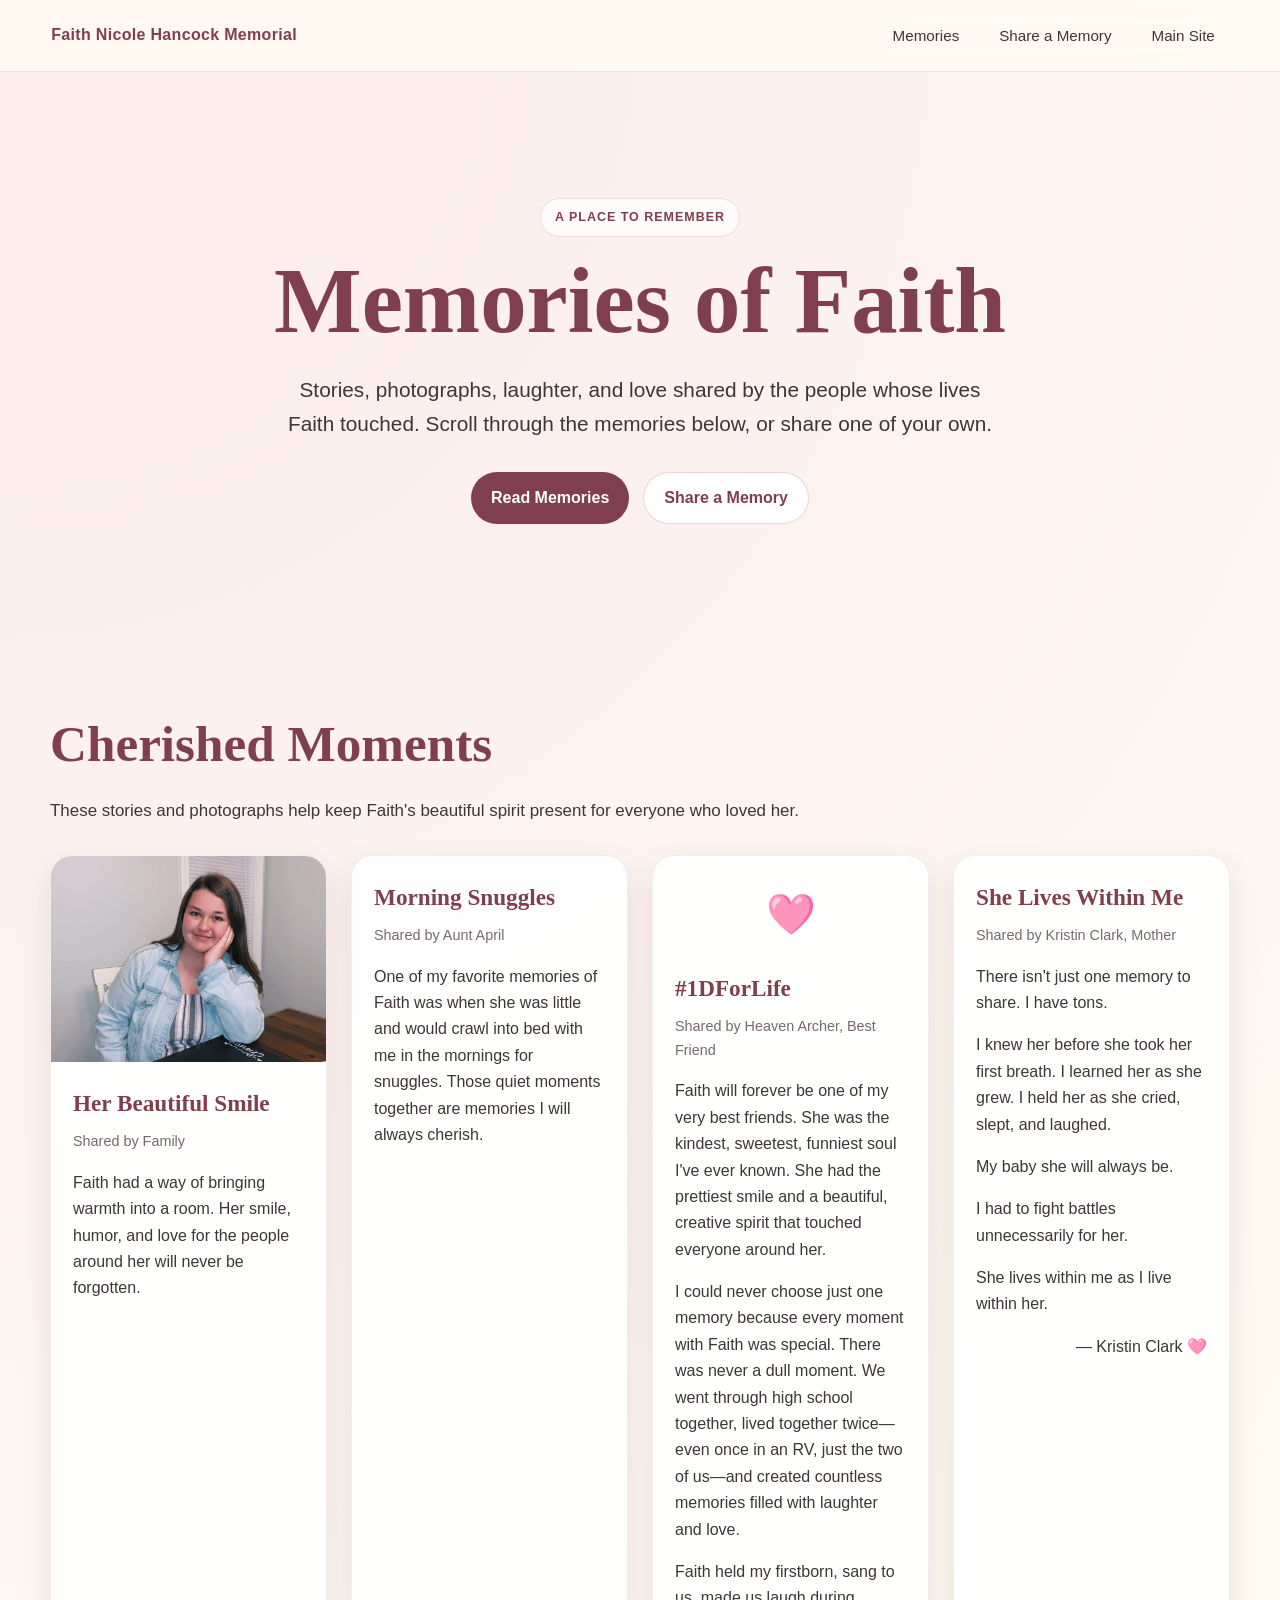
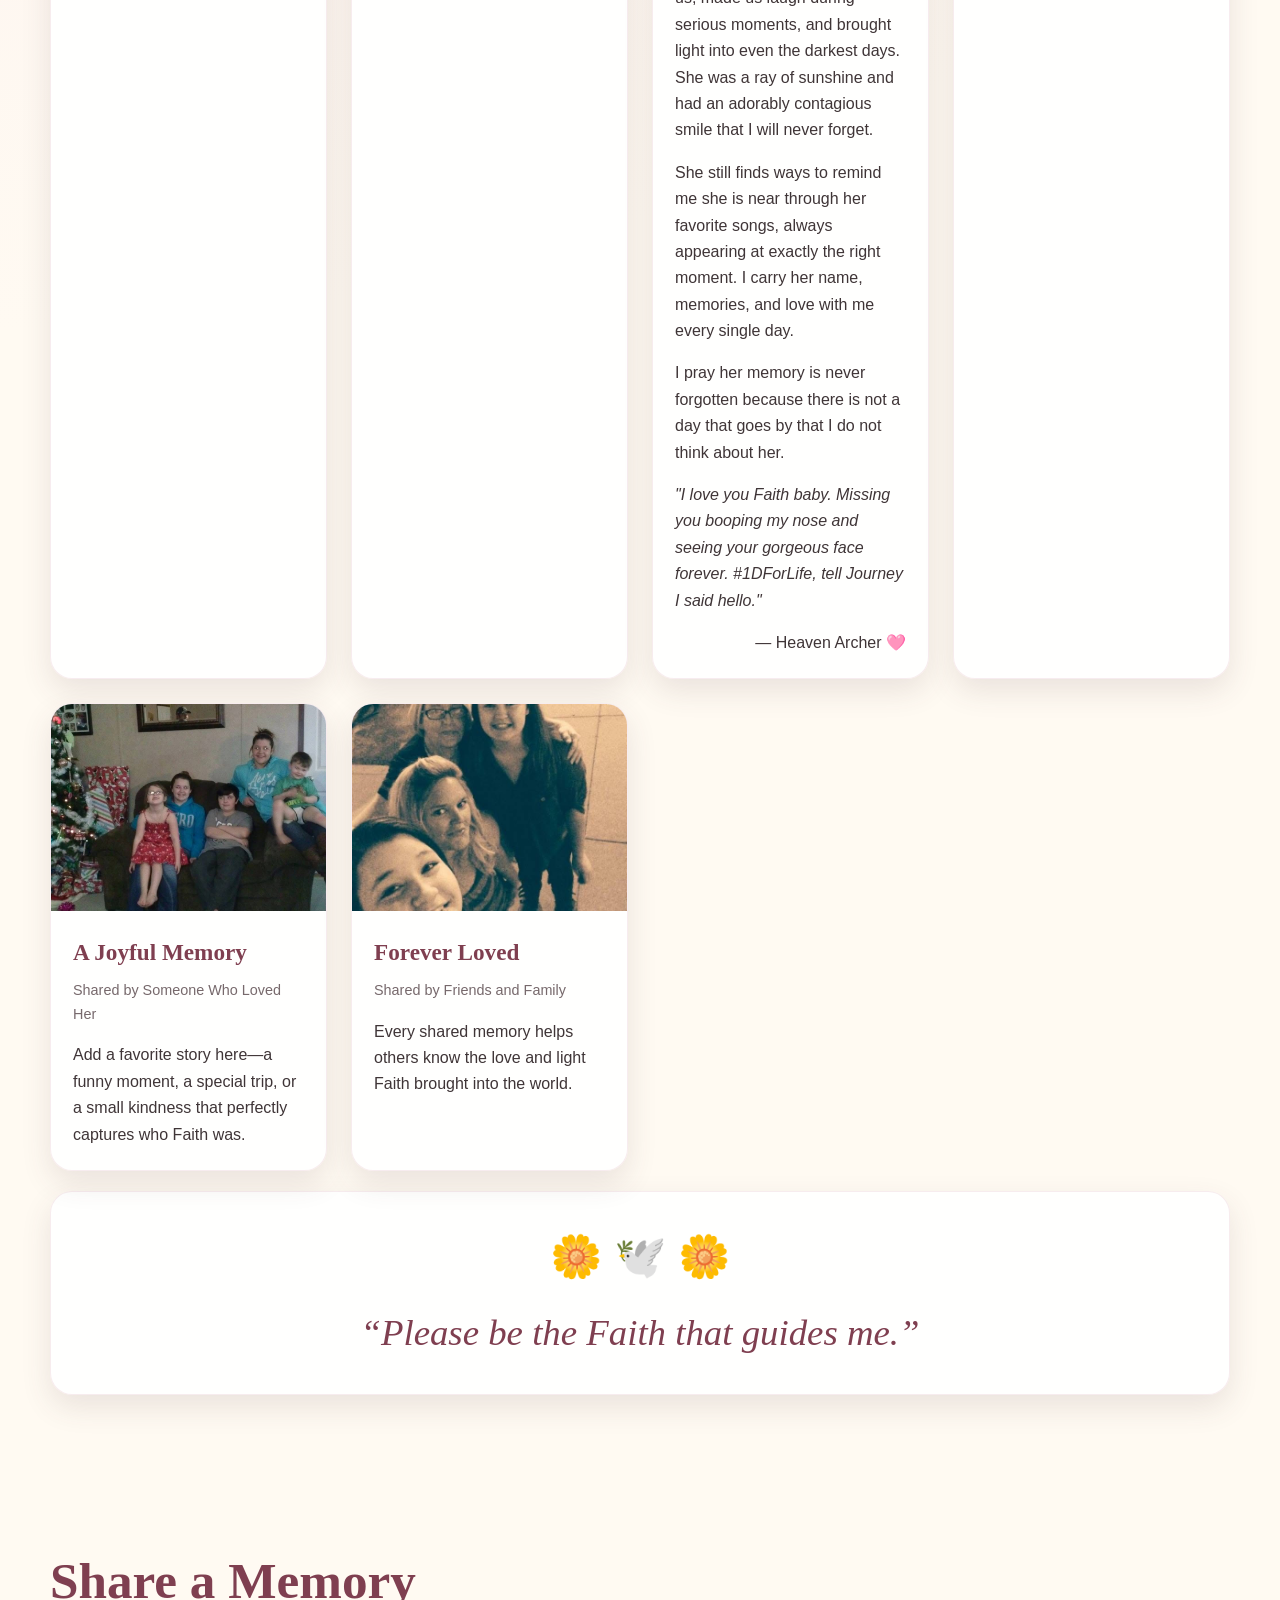
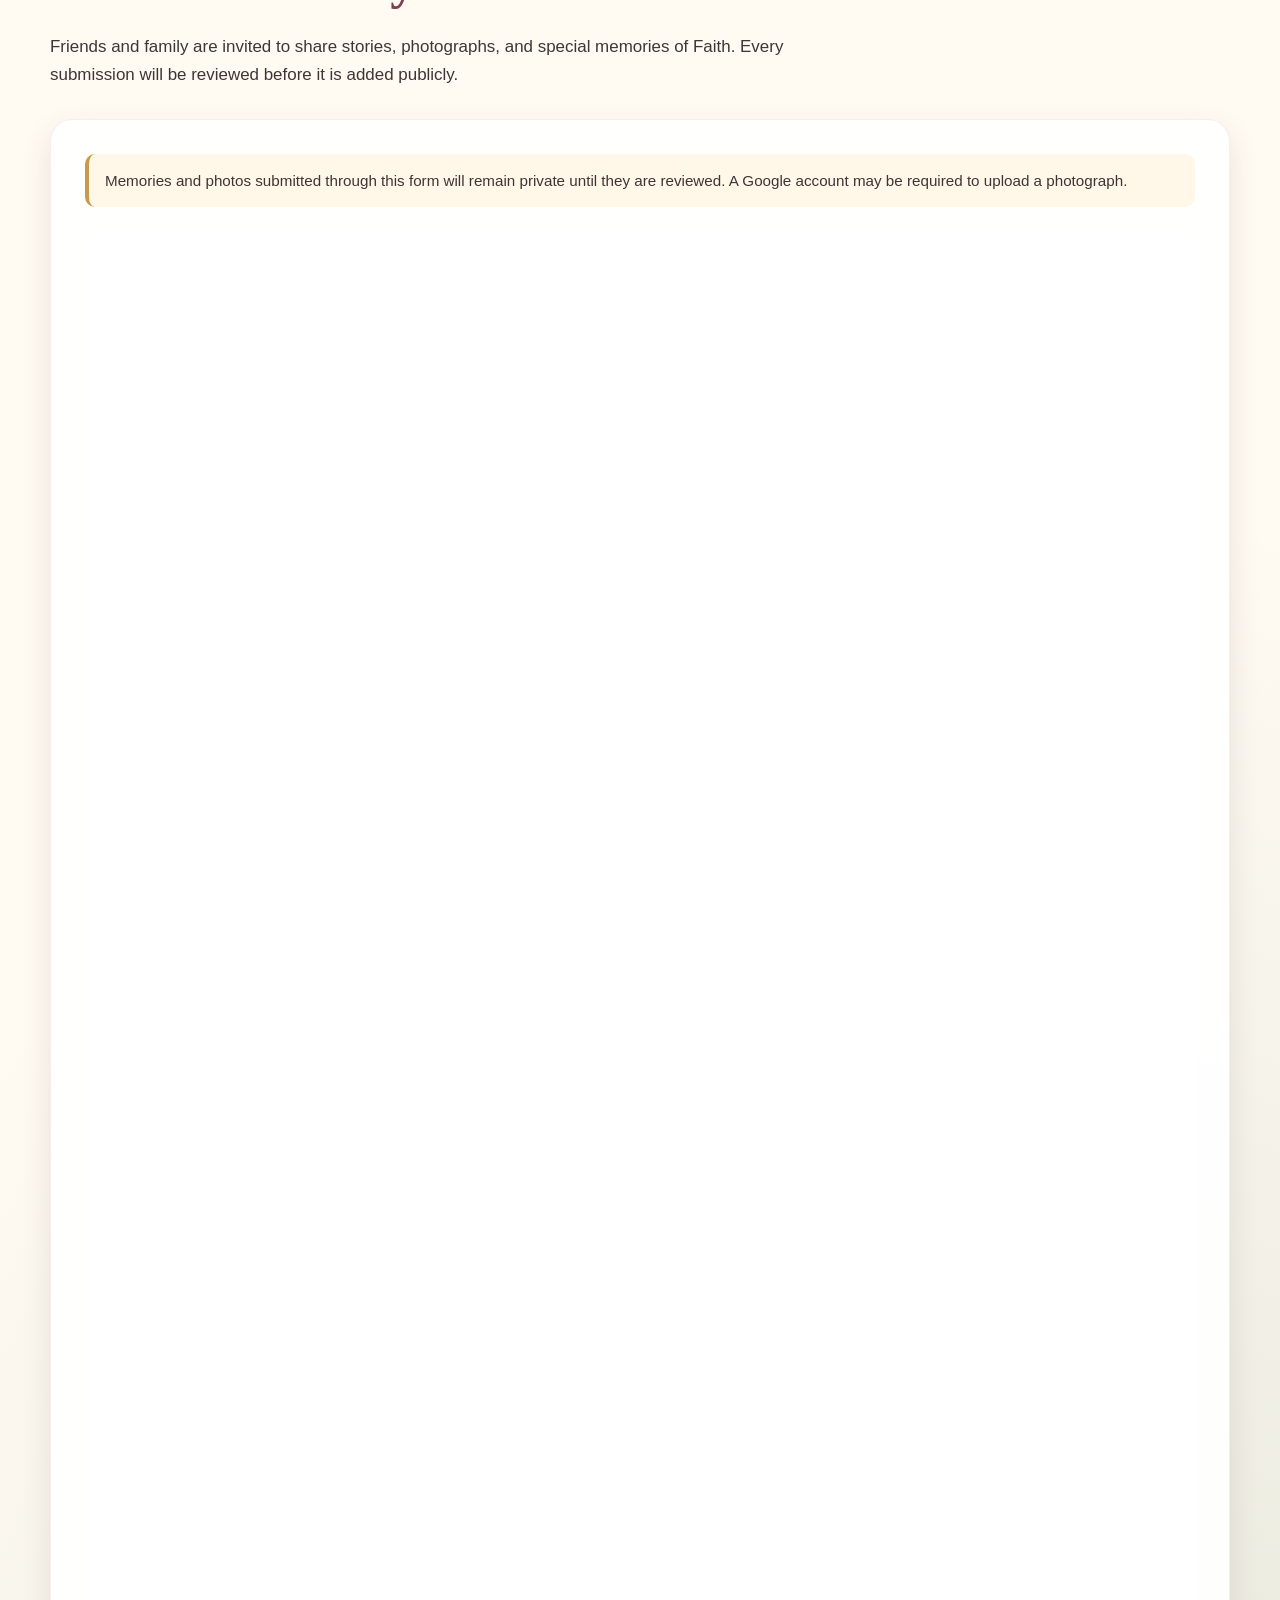
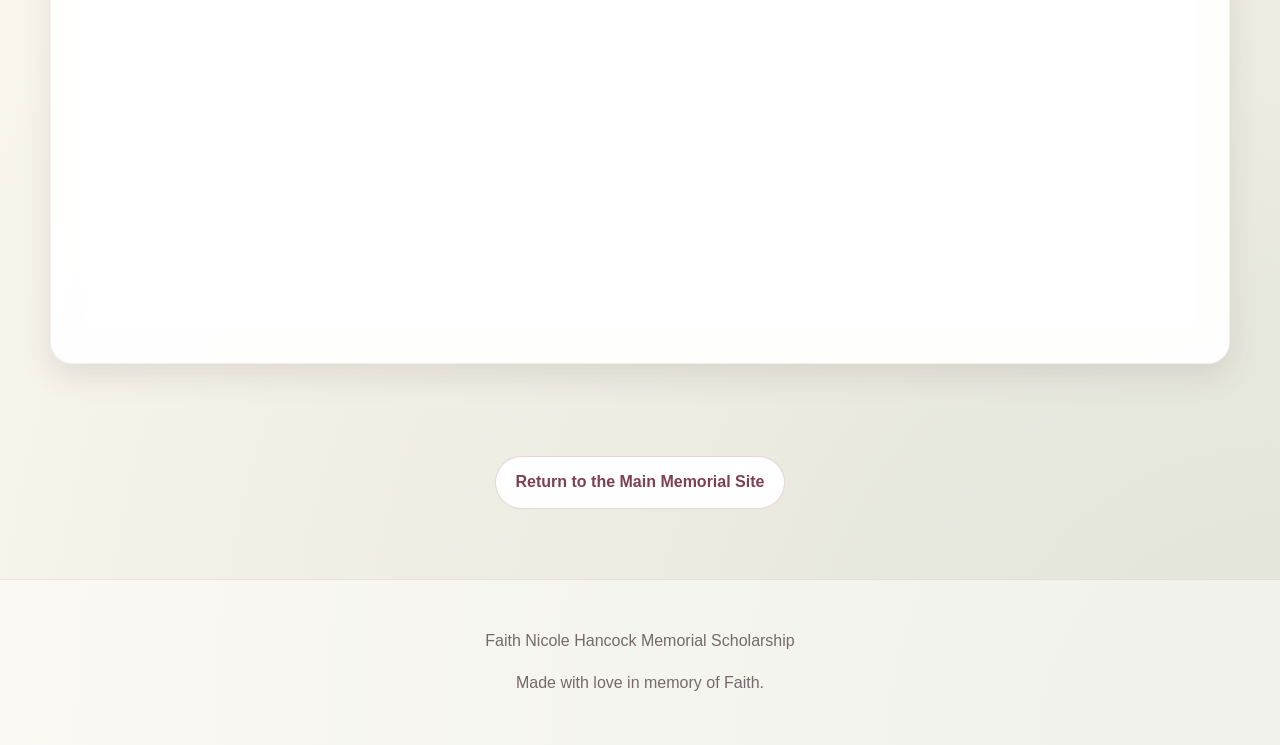
<file: memories/index.html>
<!DOCTYPE html>
<html lang="en">
<head>
  <meta charset="UTF-8">
  <meta name="viewport" content="width=device-width, initial-scale=1.0">
  <meta name="description" content="Shared memories, stories, and photos of Faith Nicole Hancock.">
  <title>Memories of Faith | Faith Nicole Hancock Memorial</title>

  <style>
    :root {
      --cream: #fffaf2;
      --soft-pink: #f7dfe7;
      --rose: #b9657a;
      --deep-rose: #7f3f50;
      --sage: #a8b9a3;
      --gold: #c89b4b;
      --text: #3f3537;
      --white: #ffffff;
      --shadow: 0 12px 30px rgba(82, 58, 64, 0.12);
      --radius: 22px;
    }

    * {
      box-sizing: border-box;
    }

    html {
      scroll-behavior: smooth;
    }

    body {
      margin: 0;
      font-family: Arial, Helvetica, sans-serif;
      color: var(--text);
      background:
        radial-gradient(circle at top left, rgba(247, 223, 231, 0.55), transparent 34%),
        radial-gradient(circle at bottom right, rgba(168, 185, 163, 0.35), transparent 32%),
        var(--cream);
      line-height: 1.65;
    }

    a {
      color: inherit;
    }

    .site-header {
      position: sticky;
      top: 0;
      z-index: 1000;
      display: flex;
      align-items: center;
      justify-content: space-between;
      gap: 20px;
      padding: 14px clamp(18px, 4vw, 60px);
      background: rgba(255, 250, 242, 0.94);
      backdrop-filter: blur(12px);
      border-bottom: 1px solid rgba(185, 101, 122, 0.18);
    }

    .brand {
      text-decoration: none;
      font-weight: 700;
      color: var(--deep-rose);
      letter-spacing: 0.02em;
    }

    .nav {
      display: flex;
      flex-wrap: wrap;
      gap: 12px;
      align-items: center;
    }

    .nav a {
      text-decoration: none;
      padding: 9px 14px;
      border-radius: 999px;
      font-size: 0.95rem;
    }

    .nav a:hover,
    .nav a:focus {
      background: var(--soft-pink);
      outline: none;
    }

    .hero {
      min-height: 62vh;
      display: grid;
      place-items: center;
      text-align: center;
      padding: 90px 20px 70px;
    }

    .hero-inner {
      max-width: 880px;
    }

    .eyebrow {
      display: inline-block;
      margin-bottom: 16px;
      padding: 8px 14px;
      border-radius: 999px;
      background: rgba(255, 255, 255, 0.72);
      border: 1px solid rgba(185, 101, 122, 0.2);
      color: var(--deep-rose);
      font-weight: 700;
      letter-spacing: 0.08em;
      text-transform: uppercase;
      font-size: 0.78rem;
    }

    h1 {
      margin: 0;
      font-family: Georgia, "Times New Roman", serif;
      font-size: clamp(2.7rem, 8vw, 5.8rem);
      line-height: 1.04;
      color: var(--deep-rose);
    }

    .hero p {
      max-width: 720px;
      margin: 24px auto 0;
      font-size: clamp(1.05rem, 2vw, 1.3rem);
    }

    .hero-actions {
      display: flex;
      flex-wrap: wrap;
      justify-content: center;
      gap: 14px;
      margin-top: 30px;
    }

    .button {
      display: inline-flex;
      align-items: center;
      justify-content: center;
      min-height: 48px;
      padding: 12px 20px;
      border: 0;
      border-radius: 999px;
      font: inherit;
      font-weight: 700;
      text-decoration: none;
      cursor: pointer;
      transition: transform 0.2s ease, box-shadow 0.2s ease;
    }

    .button:hover,
    .button:focus {
      transform: translateY(-2px);
      box-shadow: 0 10px 24px rgba(82, 58, 64, 0.16);
      outline: none;
    }

    .button-primary {
      background: var(--deep-rose);
      color: var(--white);
    }

    .button-secondary {
      background: var(--white);
      color: var(--deep-rose);
      border: 1px solid rgba(185, 101, 122, 0.28);
    }

    main {
      width: min(1180px, calc(100% - 32px));
      margin: 0 auto;
    }

    .section {
      padding: 72px 0;
    }

    .section-heading {
      max-width: 760px;
      margin-bottom: 30px;
    }

    .section-heading h2 {
      margin: 0 0 10px;
      color: var(--deep-rose);
      font-family: Georgia, "Times New Roman", serif;
      font-size: clamp(2rem, 4vw, 3.2rem);
    }

    .section-heading p {
      margin: 0;
      font-size: 1.06rem;
    }

    .memory-grid {
      display: grid;
      grid-template-columns: repeat(auto-fit, minmax(270px, 1fr));
      gap: 24px;
    }

    .memory-card {
      overflow: hidden;
      background: rgba(255, 255, 255, 0.92);
      border-radius: var(--radius);
      box-shadow: var(--shadow);
      border: 1px solid rgba(185, 101, 122, 0.12);
    }

    .memory-card img {
      width: 100%;
      aspect-ratio: 4 / 3;
      object-fit: cover;
      display: block;
      background: #eee;
    }

    .memory-content {
      padding: 22px;
    }

    .memory-content h3 {
      margin: 0 0 8px;
      color: var(--deep-rose);
      font-family: Georgia, "Times New Roman", serif;
      font-size: 1.45rem;
    }

    .memory-meta {
      margin: 0 0 14px;
      font-size: 0.9rem;
      color: #77696c;
    }

    .memory-content p:last-child {
      margin-bottom: 0;
    }

    .quote-box {
      margin: 20px 0 0;
      padding: 30px;
      text-align: center;
      background: rgba(255, 255, 255, 0.9);
      border-radius: var(--radius);
      box-shadow: var(--shadow);
      border: 1px solid rgba(185, 101, 122, 0.12);
    }

    .quote-box blockquote {
      margin: 0;
      color: var(--deep-rose);
      font-family: Georgia, "Times New Roman", serif;
      font-size: clamp(1.5rem, 3vw, 2.3rem);
      font-style: italic;
    }

    .form-card {
      background: rgba(255, 255, 255, 0.92);
      border-radius: var(--radius);
      box-shadow: var(--shadow);
      padding: clamp(18px, 3vw, 34px);
      border: 1px solid rgba(185, 101, 122, 0.12);
    }

    .note {
      margin-bottom: 22px;
      padding: 14px 16px;
      border-left: 4px solid var(--gold);
      background: #fff8e8;
      border-radius: 10px;
      font-size: 0.95rem;
    }

    iframe {
      display: block;
      width: 100%;
      min-height: 1700px;
      border: 0;
      border-radius: 16px;
      background: white;
    }

    .back-home {
      text-align: center;
      padding: 20px 0 70px;
    }

    footer {
      text-align: center;
      padding: 32px 18px;
      color: #76696b;
      border-top: 1px solid rgba(185, 101, 122, 0.16);
      background: rgba(255, 255, 255, 0.5);
    }

    @media (max-width: 800px) {
      .site-header {
        align-items: flex-start;
        flex-direction: column;
      }

      .hero {
        min-height: auto;
      }

      iframe {
        min-height: 1900px;
      }
    }
  </style>
</head>

<body>
  <header class="site-header">
    <a class="brand" href="../index.html">Faith Nicole Hancock Memorial</a>

    <nav class="nav" aria-label="Main navigation">
      <a href="#memories">Memories</a>
      <a href="#share">Share a Memory</a>
      <a href="../index.html">Main Site</a>
    </nav>
  </header>

  <section class="hero">
    <div class="hero-inner">
      <span class="eyebrow">A place to remember</span>

      <h1>Memories of Faith</h1>

      <p>
        Stories, photographs, laughter, and love shared by the people whose
        lives Faith touched. Scroll through the memories below, or share one
        of your own.
      </p>

      <div class="hero-actions">
        <a class="button button-primary" href="#memories">Read Memories</a>
        <a class="button button-secondary" href="#share">Share a Memory</a>
      </div>
    </div>
  </section>

  <main>

    <section class="section" id="memories">
      <div class="section-heading">
        <h2>Cherished Moments</h2>
        <p>
          These stories and photographs help keep Faith's beautiful spirit
          present for everyone who loved her.
        </p>
      </div>

      <div class="memory-grid">

        <article class="memory-card">
          <img src="../images/Faith%201.JPG"
               alt="A cherished photo of Faith"
               loading="lazy">

          <div class="memory-content">
            <h3>Her Beautiful Smile</h3>
            <p class="memory-meta">Shared by Family</p>

            <p>
              Faith had a way of bringing warmth into a room. Her smile,
              humor, and love for the people around her will never be
              forgotten.
            </p>
          </div>
        </article>

        <article class="memory-card">

    <div class="memory-content">

        <h3>Morning Snuggles</h3>

        <p class="memory-meta">
            Shared by Aunt April
        </p>

        <p>
            One of my favorite memories of Faith was when she was little and
            would crawl into bed with me in the mornings for snuggles. Those
            quiet moments together are memories I will always cherish.
        </p>

    </div>

</article>

        <article class="memory-card no-image">

    <div style="font-size:40px;text-align:center;padding-top:25px;">
        🩷
    </div>

    <div class="memory-content">

        <h3>#1DForLife</h3>

        <p class="memory-meta">
            Shared by Heaven Archer, Best Friend
        </p>

        <p>
            Faith will forever be one of my very best friends. She was the
            kindest, sweetest, funniest soul I've ever known. She had the
            prettiest smile and a beautiful, creative spirit that touched
            everyone around her.
        </p>

        <p>
            I could never choose just one memory because every moment with
            Faith was special. There was never a dull moment. We went through
            high school together, lived together twice—even once in an RV,
            just the two of us—and created countless memories filled with
            laughter and love.
        </p>

        <p>
            Faith held my firstborn, sang to us, made us laugh during serious
            moments, and brought light into even the darkest days. She was a
            ray of sunshine and had an adorably contagious smile that I will
            never forget.
        </p>

        <p>
            She still finds ways to remind me she is near through her favorite
            songs, always appearing at exactly the right moment. I carry her
            name, memories, and love with me every single day.
        </p>

        <p>
            I pray her memory is never forgotten because there is not a day
            that goes by that I do not think about her.
        </p>

        <p>
            <em>
                "I love you Faith baby. Missing you booping my nose and seeing
                your gorgeous face forever. #1DForLife, tell Journey I said
                hello."
            </em>
        </p>

        <p style="text-align:right;">
            — Heaven Archer 🩷
        </p>

    </div>

</article>
        <article class="memory-card no-image">

    <div class="memory-content">

        <h3>She Lives Within Me</h3>

        <p class="memory-meta">
            Shared by Kristin Clark, Mother
        </p>

        <p>
            There isn't just one memory to share. I have tons.
        </p>

        <p>
            I knew her before she took her first breath. I learned her as she
            grew. I held her as she cried, slept, and laughed.
        </p>

        <p>
            My baby she will always be.
        </p>

        <p>
            I had to fight battles unnecessarily for her.
        </p>

        <p>
            She lives within me as I live within her.
        </p>

        <p style="text-align:right;">
            — Kristin Clark 🩷
        </p>

    </div>

</article>

        <article class="memory-card">
          <img src="../images/Faith2.JPG"
               alt="Faith sharing a happy moment"
               loading="lazy">

          <div class="memory-content">
            <h3>A Joyful Memory</h3>
            <p class="memory-meta">Shared by Someone Who Loved Her</p>

            <p>
              Add a favorite story here—a funny moment, a special trip, or a
              small kindness that perfectly captures who Faith was.
            </p>
          </div>
        </article>

        <article class="memory-card">
          <img src="../images/Faith3.JPG"
               alt="A special memory of Faith"
               loading="lazy">

          <div class="memory-content">
            <h3>Forever Loved</h3>
            <p class="memory-meta">Shared by Friends and Family</p>

            <p>
              Every shared memory helps others know the love and light Faith
              brought into the world.
            </p>
          </div>
        </article>

      </div>

      <div class="quote-box">
        <div style="font-size:42px; margin-bottom:12px;">🌼 🕊️ 🌼</div>

        <blockquote>
          “Please be the Faith that guides me.”
        </blockquote>
      </div>
    </section>


    <section class="section" id="share">
      <div class="section-heading">
        <h2>Share a Memory</h2>

        <p>
          Friends and family are invited to share stories, photographs, and
          special memories of Faith. Every submission will be reviewed before
          it is added publicly.
        </p>
      </div>

      <div class="form-card">
        <div class="note">
          Memories and photos submitted through this form will remain private
          until they are reviewed. A Google account may be required to upload
          a photograph.
        </div>

        <iframe
          src="https://docs.google.com/forms/d/e/1FAIpQLSdoODIY-z6vzgeyLo7vtlaaeZKLOOBAPlOXkwXfOVQtNG4Ziw/viewform?embedded=true"
          title="Share a memory of Faith"
          loading="lazy">
          Loading…
        </iframe>
      </div>
    </section>


    <div class="back-home">
      <a class="button button-secondary" href="../index.html">
        Return to the Main Memorial Site
      </a>
    </div>

  </main>

  <footer>
    <p>
      Faith Nicole Hancock Memorial Scholarship
    </p>

    <p>
      Made with love in memory of Faith.
    </p>
  </footer>
</body>
</html>
</file>
